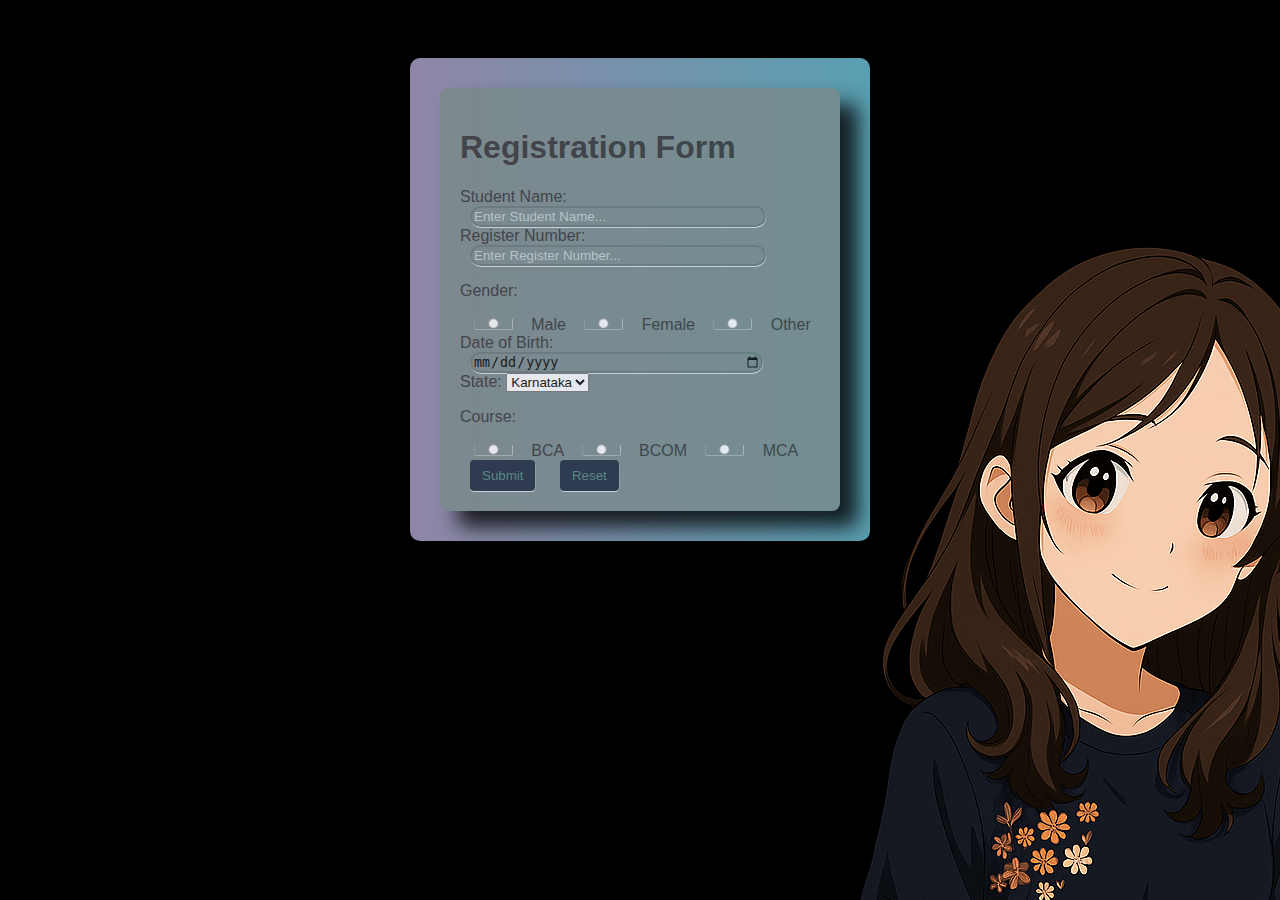
<file: index.html>
<!DOCTYPE html>
<html lang="en">
<head>
    <meta charset="UTF-8">
    <meta name="viewport" content="width=device-width, initial-scale=1.0">
    <title>Registration Form</title>
    <link rel="stylesheet" href="style.css">
</head>
<body>
    <div class="gradient-background ">
    <form action="insert.php" method="POST">
        <h1>Registration Form</h1>
        
        <!-- Student Name -->
        <label for="student_name">Student Name:</label>
        <input type="text" id="student_name" name="student_name" placeholder="Enter Student Name..." required>
        <br>

        <!-- Register Number -->
        <label for="register_number">Register Number:</label>
        <input type="text" id="register_number" name="register_number" placeholder="Enter Register Number..." required>
        <br>

        <!-- Gender -->
        <p>Gender:</p>
        <input type="radio" name="gender" id="male" value="Male" required>
        <label for="male">Male</label>
        <input type="radio" name="gender" id="female" value="Female">
        <label for="female">Female</label>
        <input type="radio" name="gender" id="other" value="Other">
        <label for="other">Other</label>
        <br>

        <!-- Date of Birth -->
        <label for="dob">Date of Birth:</label>
        <input type="date" id="dob" name="dob" required>
        <br>

        <!-- State -->
        <label for="state">State:</label>
        <select name="state" id="state" required>
            <option value="Karnataka">Karnataka</option>
            <option value="Kerala">Kerala</option>
            <option value="Mumbai">Mumbai</option>
            <option value="Goa">Goa</option>
        </select>
        <br>

        <!-- Course -->
        <p>Course:</p>
        <input type="radio" name="course" id="bca" value="BCA" required>
        <label for="bca">BCA</label>
        <input type="radio" name="course" id="bcom" value="BCOM">
        <label for="bcom">BCOM</label>
        <input type="radio" name="course" id="mca" value="MCA">
        <label for="mca">MCA</label>
        <br>

        <!-- Submit and Reset -->
        <button type="submit">Submit</button>
        <button type="reset">Reset</button>
</div>

    </form>
</body>
</html>
</file>
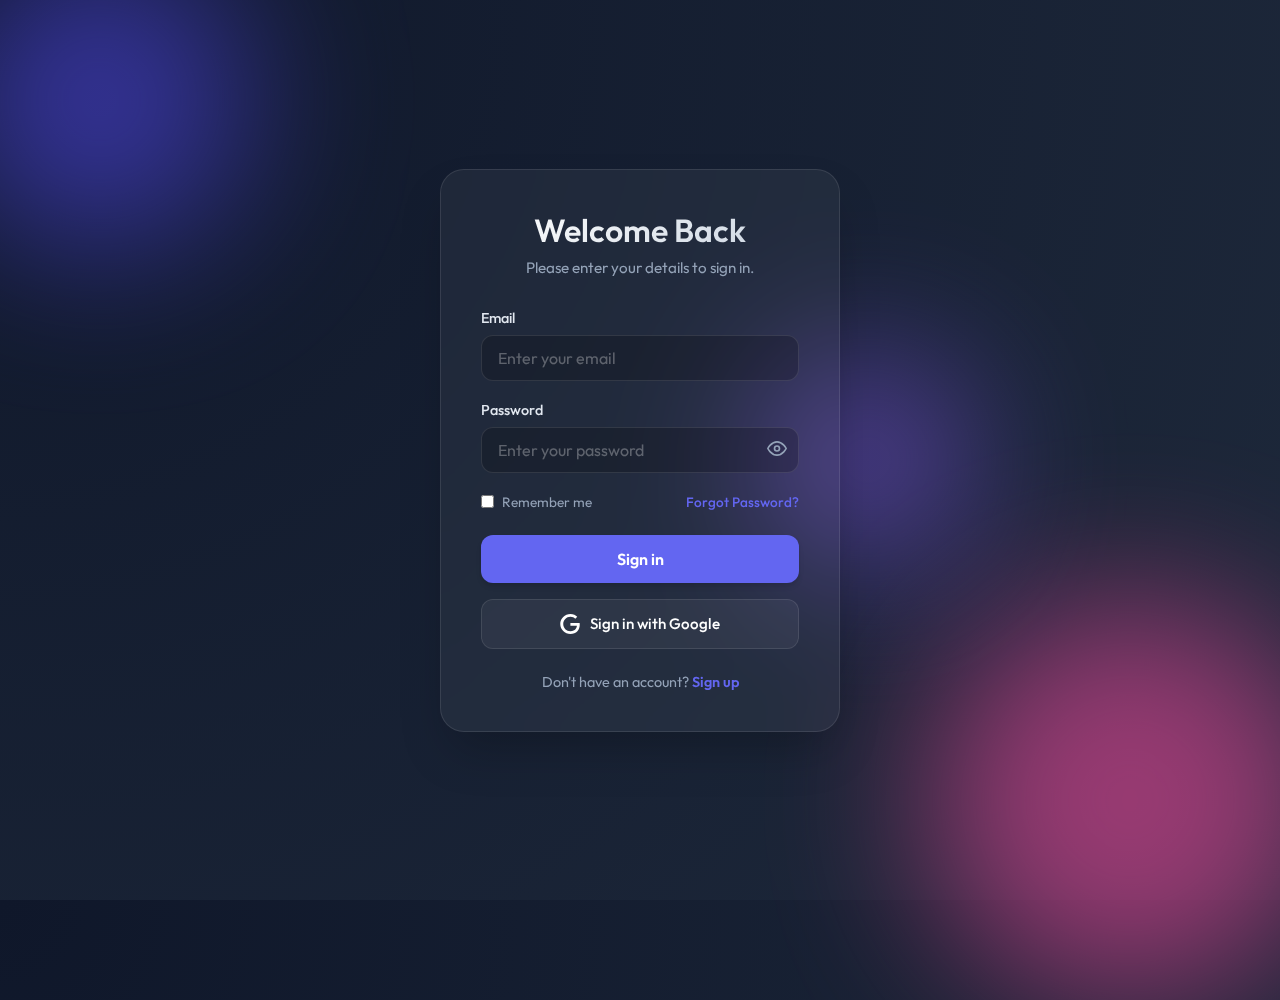
<file: antigravity/index.html>
<!DOCTYPE html>
<html lang="en">

<head>
    <meta charset="UTF-8">
    <meta name="viewport" content="width=device-width, initial-scale=1.0">
    <title>Login | Premium Experience</title>
    <link rel="stylesheet" href="style.css">
    <link rel="preconnect" href="https://fonts.googleapis.com">
    <link rel="preconnect" href="https://fonts.gstatic.com" crossorigin>
    <link href="https://fonts.googleapis.com/css2?family=Outfit:wght@300;400;600&display=swap" rel="stylesheet">
</head>

<body>
    <div class="background-shapes">
        <div class="shape shape-1"></div>
        <div class="shape shape-2"></div>
        <div class="shape shape-3"></div>
    </div>

    <div class="login-container">
        <div class="login-header">
            <h1>Welcome Back</h1>
            <p>Please enter your details to sign in.</p>
        </div>

        <form id="loginForm" class="login-form">
            <div class="input-group">
                <label for="email">Email</label>
                <input type="email" id="email" placeholder="Enter your email" required>
            </div>

            <div class="input-group">
                <label for="password">Password</label>
                <div class="password-wrapper">
                    <input type="password" id="password" placeholder="Enter your password" required>
                    <button type="button" id="togglePassword" aria-label="Toggle password visibility">
                        <svg xmlns="http://www.w3.org/2000/svg" width="20" height="20" viewBox="0 0 24 24" fill="none"
                            stroke="currentColor" stroke-width="2" stroke-linecap="round" stroke-linejoin="round"
                            class="feather feather-eye">
                            <path d="M1 12s4-8 11-8 11 8 11 8-4 8-11 8-11-8-11-8z"></path>
                            <circle cx="12" cy="12" r="3"></circle>
                        </svg>
                    </button>
                </div>
            </div>

            <div class="form-actions">
                <div class="remember-me">
                    <input type="checkbox" id="remember">
                    <label for="remember">Remember me</label>
                </div>
                <a href="#" class="forgot-password">Forgot Password?</a>
            </div>

            <button type="submit" class="btn-primary">Sign in</button>

            <button type="button" class="btn-google">
                <svg xmlns="http://www.w3.org/2000/svg" width="20" height="20" viewBox="0 0 24 24">
                    <path
                        d="M12.48 10.92v3.28h7.84c-.24 1.84-.853 3.187-1.787 4.133-1.147 1.147-2.933 2.4-6.053 2.4-4.827 0-8.6-3.893-8.6-8.72s3.773-8.72 8.6-8.72c2.6 0 4.507 1.027 5.907 2.347l2.307-2.307C18.747 1.44 16.133 0 12.48 0 5.867 0 .307 5.387.307 12s5.56 12 12.173 12c3.573 0 6.267-1.173 8.373-3.36 2.16-2.16 2.84-5.213 2.84-7.667 0-.76-.053-1.467-.173-2.053H12.48z"
                        fill="#currentColor" />
                </svg>
                Sign in with Google
            </button>
        </form>

        <div class="login-footer">
            <p>Don't have an account? <a href="#">Sign up</a></p>
        </div>
    </div>

    <script src="script.js"></script>
</body>

</html>
</file>
<file: style.css>
body
      {
    display: flex;
    justify-content: center;
    align-items: center;
    min-height: 10vh;
    background-image:url('Gentle Smile and Floral Shirt.png') ;
    background-repeat: no-repeat;
      }

.gradient-background 
{
            width: 400px;
            padding: 30px;
            margin: 50px auto;
            border-radius: 10px;
            background-color: #4CAF50;
            background-image: linear-gradient(
                to right, 
                #a777c4bd,
                #599fb1
            );
            color: #333;
            font-family: Arial, sans-serif;

}
::placeholder
      {
    color: #c4d1d1;
      }
form
     {
    background-color: rgb(121, 138, 138);
    padding: 20px;
    box-shadow: 18px 16px 20px  rgb(0, 0, 0);
    border-radius: 8px;
    opacity: 80%;
     }

input,button
     {
    margin: 0px 10px;
    box-shadow: 0.2px .8px  rgb(255, 255, 255);
     }

  img 
     {
    justify-content: center;
    align-items: center;
     padding: 8px 4px;
     }

   input
      {
    width: 80%;
    height: 100%;
    background: transparent;
    border: none;
    outline: none;
    border: 2px solid rgba(37, 52, 52, 0.2);
    border-radius: 40px;
      }
 .gender
    {
  padding: 2px 5px;
  width: 20%;
  height: 20%;
    }


 input[type="radio"]
   {
  transform: scale(.8);
  width: 13%;
   }

button
   {
    padding: 8px 12px;
    background-color:rgb(27, 39, 59) ;
    border: none;
    color: #518780;
    border-radius: 4px;
   }
</file>
<file: antigravity/style.css>
:root {
    --primary-color: #6366f1;
    --primary-hover: #4f46e5;
    --text-color: #ffffff;
    --text-muted: #94a3b8;
    --bg-gradient-start: #0f172a;
    --bg-gradient-end: #1e293b;
    --glass-bg: rgba(255, 255, 255, 0.05);
    --glass-border: rgba(255, 255, 255, 0.1);
    --input-bg: rgba(0, 0, 0, 0.2);
    --input-border: rgba(255, 255, 255, 0.1);
    --shadow-color: rgba(0, 0, 0, 0.25);
    --font-family: 'Outfit', sans-serif;
}

* {
    margin: 0;
    padding: 0;
    box-sizing: border-box;
    font-family: var(--font-family);
}

body {
    background: radial-gradient(circle at top left, var(--bg-gradient-start), var(--bg-gradient-end));
    background-size: cover;
    min-height: 100vh;
    display: flex;
    justify-content: center;
    align-items: center;
    overflow: hidden;
    color: var(--text-color);
}

/* Background Shapes */
.background-shapes .shape {
    position: absolute;
    border-radius: 50%;
    filter: blur(80px);
    z-index: -1;
    opacity: 0.6;
    animation: float 10s infinite ease-in-out;
}

.shape-1 {
    width: 300px;
    height: 300px;
    background: #4f46e5;
    top: -50px;
    left: -50px;
    animation-delay: 0s;
}

.shape-2 {
    width: 400px;
    height: 400px;
    background: #ec4899;
    bottom: -100px;
    right: -50px;
    animation-delay: 2s;
}

.shape-3 {
    width: 200px;
    height: 200px;
    background: #8b5cf6;
    top: 40%;
    left: 60%;
    animation-delay: 4s;
}

@keyframes float {

    0%,
    100% {
        transform: translate(0, 0);
    }

    50% {
        transform: translate(20px, -20px);
    }
}

/* Login Container */
.login-container {
    background: var(--glass-bg);
    backdrop-filter: blur(16px);
    -webkit-backdrop-filter: blur(16px);
    border: 1px solid var(--glass-border);
    border-radius: 24px;
    padding: 40px;
    width: 100%;
    max-width: 400px;
    box-shadow: 0 25px 50px -12px var(--shadow-color);
    animation: slideUp 0.6s ease-out;
}

@keyframes slideUp {
    from {
        opacity: 0;
        transform: translateY(30px);
    }

    to {
        opacity: 1;
        transform: translateY(0);
    }
}

.login-header {
    text-align: center;
    margin-bottom: 32px;
}

.login-header h1 {
    font-size: 2rem;
    font-weight: 600;
    margin-bottom: 8px;
    background: linear-gradient(135deg, #fff 0%, #cbd5e1 100%);
    background-clip: text;
    -webkit-background-clip: text;
    -webkit-text-fill-color: transparent;
}

.login-header p {
    color: var(--text-muted);
    font-size: 0.95rem;
}

/* Form Styling */
.input-group {
    margin-bottom: 20px;
}

.input-group label {
    display: block;
    margin-bottom: 8px;
    color: #e2e8f0;
    font-size: 0.9rem;
    font-weight: 500;
}

.input-group input {
    width: 100%;
    padding: 12px 16px;
    background: var(--input-bg);
    border: 1px solid var(--input-border);
    border-radius: 12px;
    color: var(--text-color);
    font-size: 1rem;
    outline: none;
    transition: all 0.3s ease;
}

.input-group input:focus {
    border-color: var(--primary-color);
    background: rgba(0, 0, 0, 0.4);
    box-shadow: 0 0 0 4px rgba(99, 102, 241, 0.1);
}

.input-group input::placeholder {
    color: rgba(255, 255, 255, 0.3);
}

.password-wrapper {
    position: relative;
}

#togglePassword {
    position: absolute;
    right: 12px;
    top: 50%;
    transform: translateY(-50%);
    background: none;
    border: none;
    color: var(--text-muted);
    cursor: pointer;
    transition: color 0.2s;
}

#togglePassword:hover {
    color: var(--text-color);
}

.form-actions {
    display: flex;
    justify-content: space-between;
    align-items: center;
    margin-bottom: 24px;
    font-size: 0.85rem;
}

.remember-me {
    display: flex;
    align-items: center;
    gap: 8px;
    color: var(--text-muted);
    cursor: pointer;
}

.remember-me input {
    accent-color: var(--primary-color);
    cursor: pointer;
}

.forgot-password {
    color: var(--primary-color);
    text-decoration: none;
    font-weight: 500;
    transition: color 0.2s;
}

.forgot-password:hover {
    color: var(--primary-hover);
    text-decoration: underline;
}

/* Buttons */
.btn-primary {
    width: 100%;
    padding: 14px;
    background: var(--primary-color);
    border: none;
    border-radius: 12px;
    color: white;
    font-size: 1rem;
    font-weight: 600;
    cursor: pointer;
    transition: all 0.3s ease;
    margin-bottom: 16px;
    box-shadow: 0 4px 6px -1px rgba(0, 0, 0, 0.1), 0 2px 4px -1px rgba(0, 0, 0, 0.06);
}

.btn-primary:hover {
    background: var(--primary-hover);
    transform: translateY(-1px);
    box-shadow: 0 10px 15px -3px rgba(79, 70, 229, 0.3);
}

.btn-google {
    width: 100%;
    padding: 14px;
    background: rgba(255, 255, 255, 0.05);
    border: 1px solid var(--glass-border);
    border-radius: 12px;
    color: var(--text-color);
    font-size: 0.95rem;
    font-weight: 500;
    cursor: pointer;
    display: flex;
    justify-content: center;
    align-items: center;
    gap: 10px;
    transition: all 0.3s ease;
}

.btn-google:hover {
    background: rgba(255, 255, 255, 0.1);
}

.btn-google svg {
    fill: white;
}

/* Footer */
.login-footer {
    text-align: center;
    margin-top: 24px;
    color: var(--text-muted);
    font-size: 0.9rem;
}

.login-footer a {
    color: var(--primary-color);
    text-decoration: none;
    font-weight: 600;
}

.login-footer a:hover {
    text-decoration: underline;
}

/* Responsive */
@media (max-width: 480px) {
    .login-container {
        padding: 24px;
        margin: 20px;
    }

    .login-header h1 {
        font-size: 1.75rem;
    }
}
</file>
